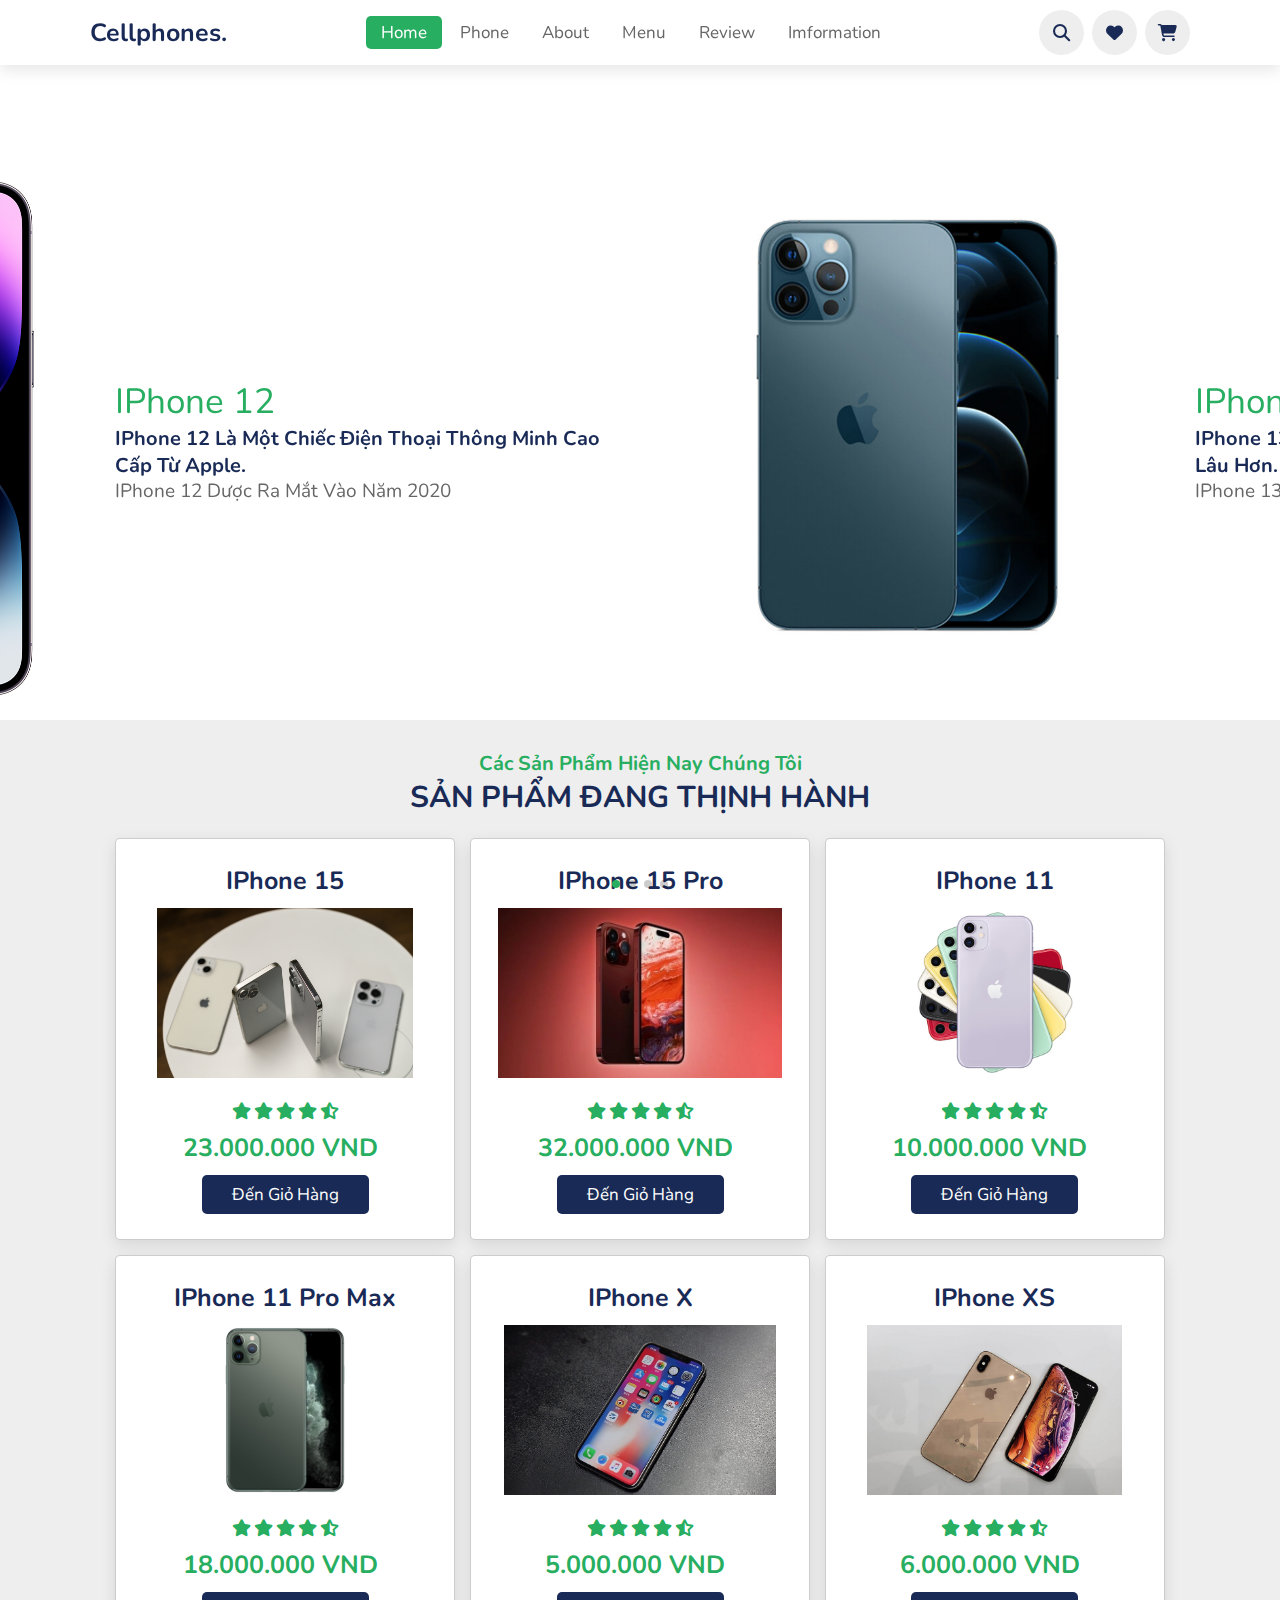
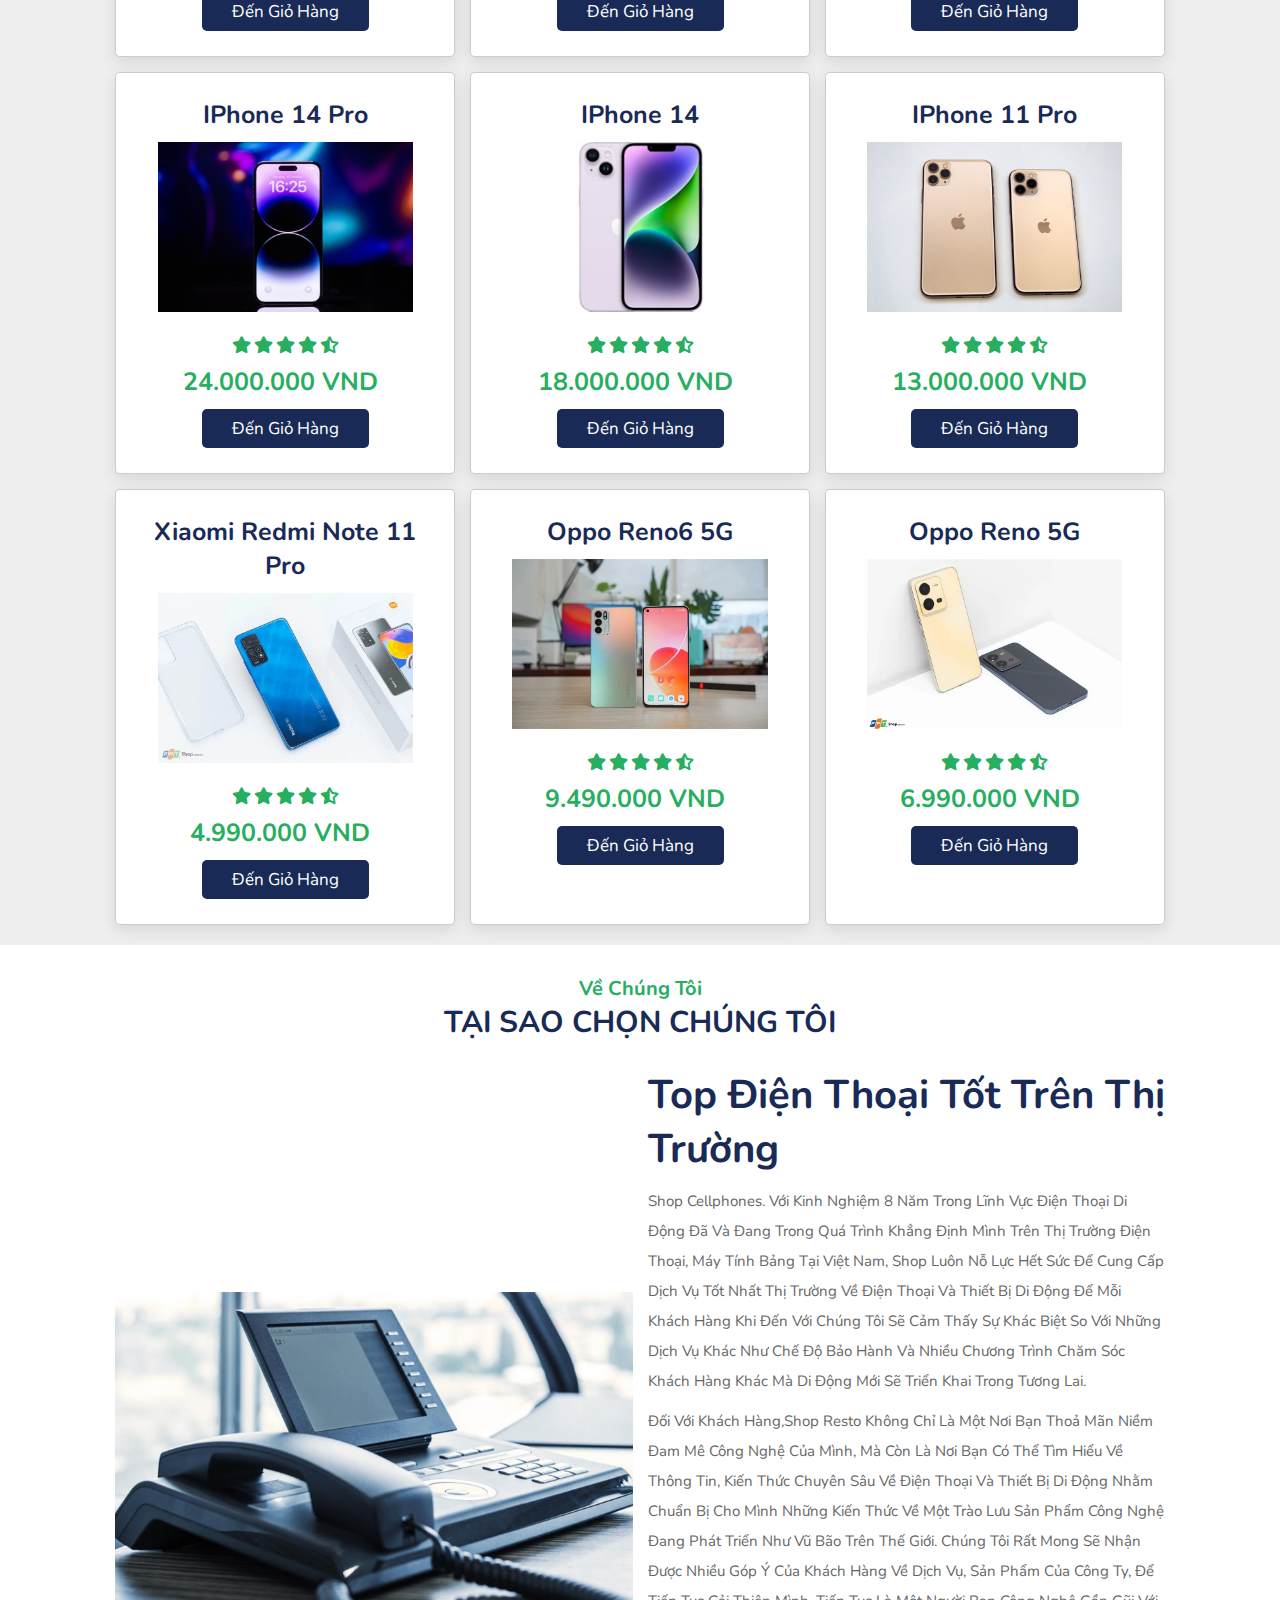
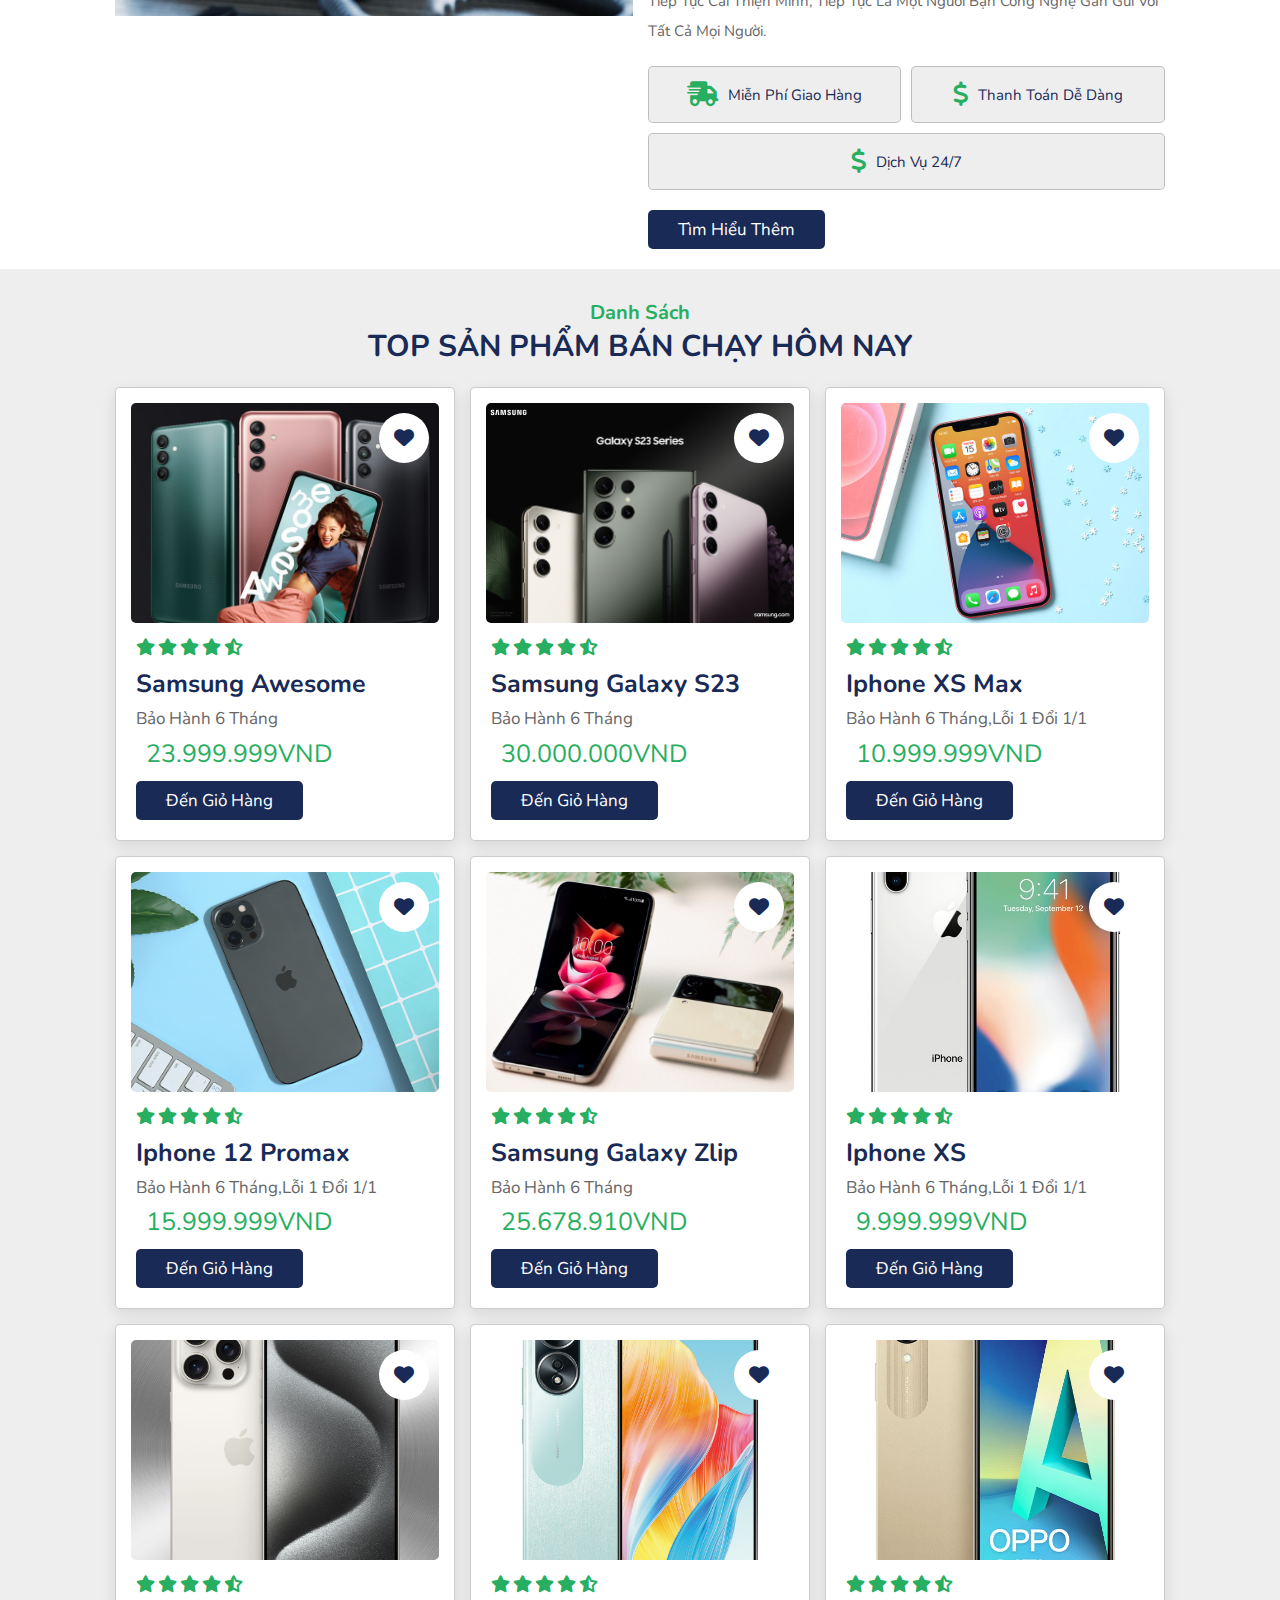
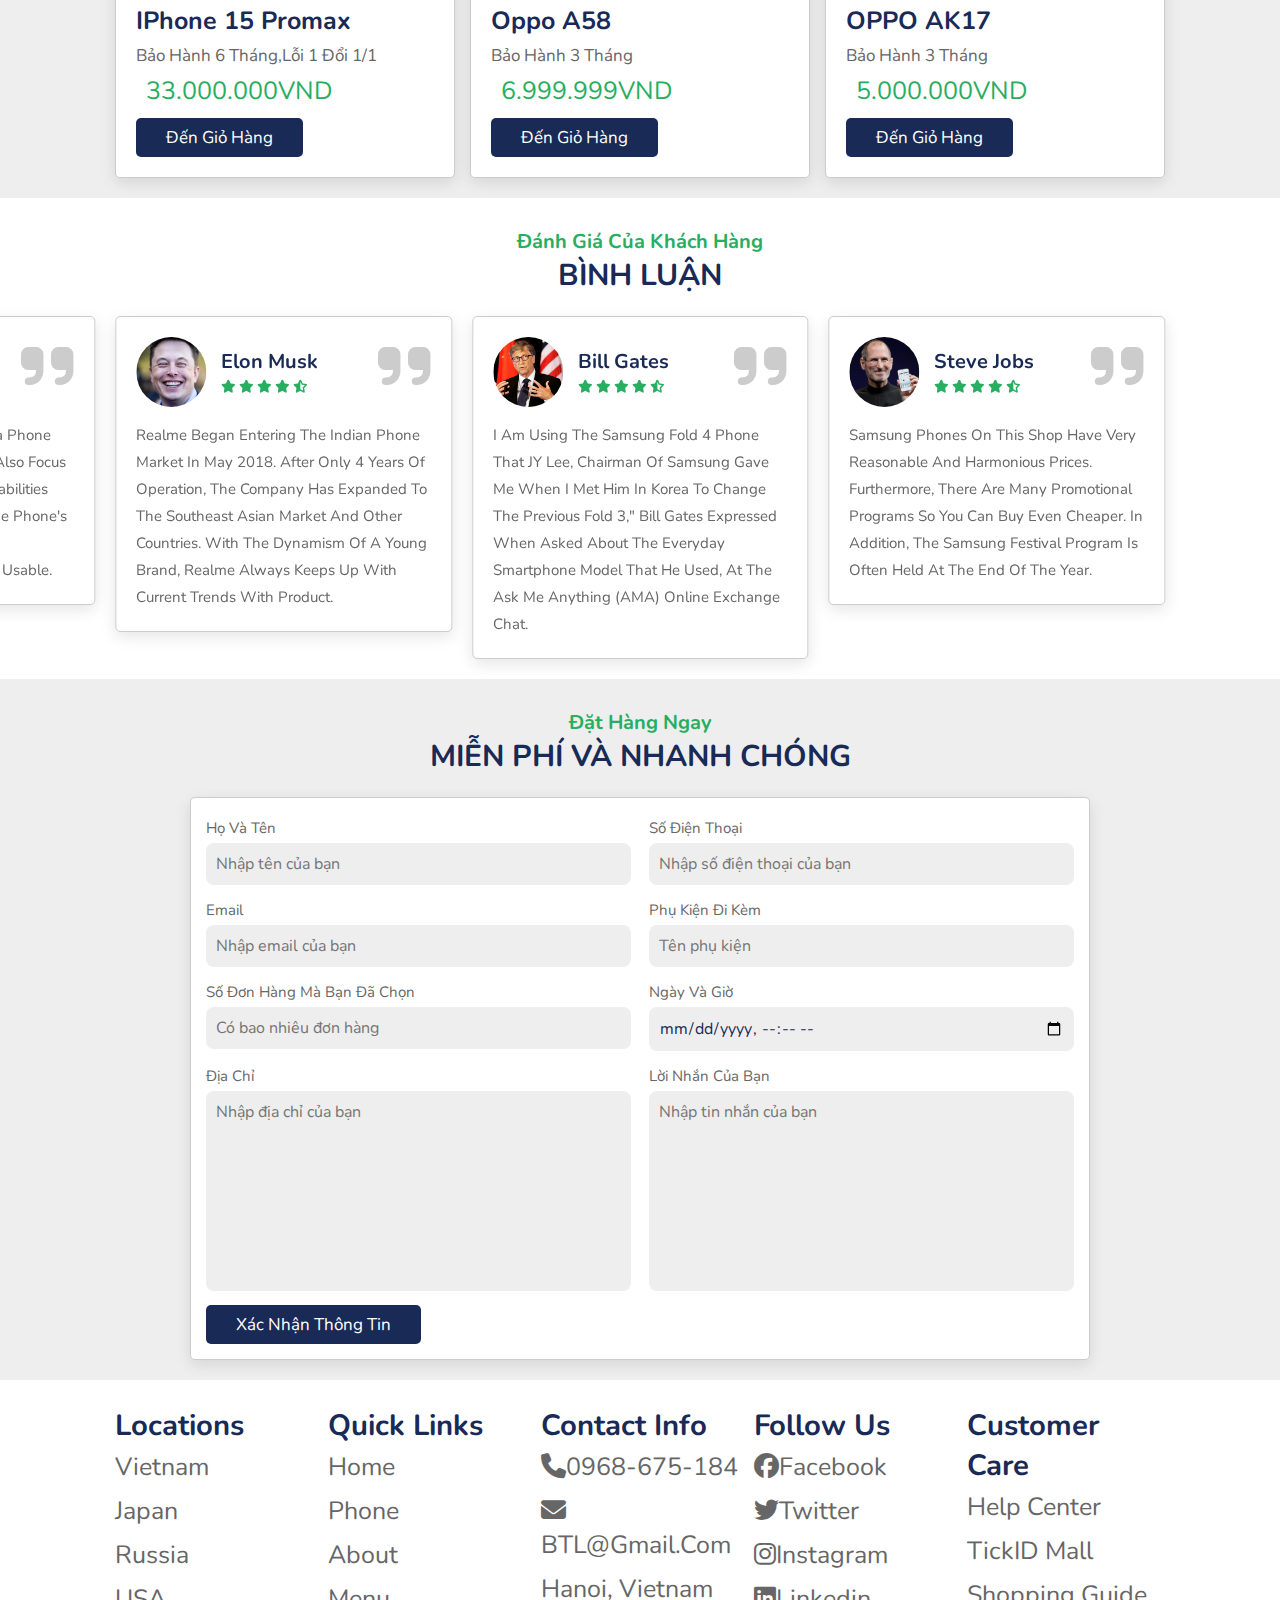
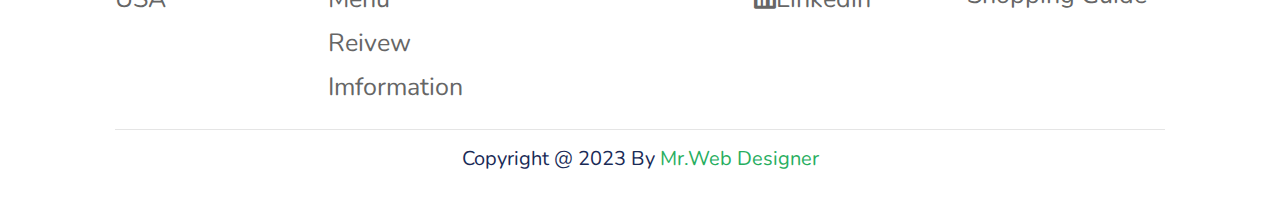
<file: baitaplon.html>
<!DOCTYPE html>
<html lang="en">
<head>
	<meta charset="UTF-8">
	<meta name="viewport" content="width=device-width, initial-scale=1.0">
	<meta data-n-head="ssr" name="description" content="Mua điện thoại thông minh giá rẻ, smartphone (Android/iOS) chính hãng iPhone, Samsung, Xiaomi, OPPO, Vivo,... - thu cũ lên đời, trả góp 0%, ưu đãi hấp dẫn.">

	<title>cellphones</title>
    <link
  rel="stylesheet"
  href="https://cdn.jsdelivr.net/npm/swiper@10/swiper-bundle.min.css"
/>
	<link rel="stylesheet" href="https://cdnjs.cloudflare.com/ajax/libs/font-awesome/6.4.2/css/all.min.css">

	<link rel="stylesheet" href="baitaplon.css">
</head>
<body>
	
	<header>
		<a href="#" class="logo"><i class="fas-fa-untensils"></i>cellphones.</a>

		<nav class="navbar">
			<a class="active" href="#home">home</a>
			<a href="#dishes">phone</a>
			<a href="#about">about</a> 
			<a href="#menu">menu</a>
			<a href="#review">review</a>
			<a href="#order">imformation</a>



		</nav>
 
		<div class="icons">
			<i class="fas fa-bars" id="menu-bars"></i>
			<a href="search.html" class="fas fa-search" id="search-icon"></a>
			<a href="#" class="fas fa-heart"></a>
			<a href="cart.html" href="#" class="fas fa-shopping-cart"></a>


		</div>

		 
	</header>

<form action="" id="search-form">
	<input type="search" placeholder="search here..." name="" id="search-box">
	<label for="search-box" class="fas fa-search"></label>
	<i class="fas fa-times" id="close"></i>
</form>








<section class="home" id="home">

    <div class="swiper-container home-slider">

        <div class="swiper-wrapper wrapper">

			<div class="swiper-slide slide">
				<div class="content">
					<span>iPhone 12</span>
					<h3>iPhone 12 là một chiếc điện thoại thông minh cao cấp từ Apple.</h3>
					<p>iPhone 12 dược ra mắt vào năm 2020</p>
					
                  
				
				</div>
				<div class="image">
					<img src="image1.jpg" alt="">
				</div>
			</div>

			<div class="swiper-slide slide">
				<div class="content">
					<span>iPhone 13</span>
					<h3>iPhone 13 là một chiếc điện thoại có thời lượng pin lâu hơn.</h3>
					<p>iPhone 13 được ra mắt vào năm 2021</p>
					
				</div>
				<div class="image">
					<img  src="image2.jpg" alt="">
				</div>
			</div>

			<div class="swiper-slide slide">
				<div class="content">
					<span>iPhone 14</span>
					<h3>iPhone 14 được ra mắt với nhiều tính năng nổi bật.</h3>
					<p>iPhone 14 được ra mắt vào năm 2022</p>
					
				</div>
				<div class="image">
					<img src="iphone14.jpg" alt="">
				</div>
			</div>

        </div>


		<div class="swiper-pagination"></div>

    </div>

</section>







<section class="dishes" id="dishes">

	<h3 class="sub-heading"> Các sản phẩm hiện nay chúng tôi </h3>
	<h1 class="heading"> Sản phẩm đang thịnh hành </h1>

	<div class="box-container">

		<div class="box">
			<a href="#" class="fas fa-heart"></a>
			<a href="#" class="fas fa-eye"></a>
			<h3>iPhone 15</h3>
			<img src="image4.jpg" alt="">

			<div class="stars">
				<i class="fas fa-star"></i>
				<i class="fas fa-star"></i>
				<i class="fas fa-star"></i>
				<i class="fas fa-star"></i>
				<i class="fas fa-star-half-alt"></i>
			</div>
			<span>23.000.000 VND</span>

			<a href="cart.html" href="#" class="btn"> Đến Giỏ Hàng </a>
		</div>

		<div class="box">
			<a href="#" class="fas fa-heart"></a>
			<a href="#" class="fas fa-eye"></a>
			<h3>iPhone 15 Pro</h3>
			<img src="image5.jpg" alt="">
			<div class="stars">
				<i class="fas fa-star"></i>
				<i class="fas fa-star"></i>
				<i class="fas fa-star"></i>
				<i class="fas fa-star"></i>
				<i class="fas fa-star-half-alt"></i>
			</div>
			<span>32.000.000 VND</span>
			
			<a href="cart.html" href="#" class="btn"> Đến Giỏ Hàng </a>
		</div>

		<div class="box">
			<a href="#" class="fas fa-heart"></a>
			<a href="#" class="fas fa-eye"></a>
			<h3>iPhone 11</h3>
			<img src="image6.jpg" alt="">
			<div class="stars">
				<i class="fas fa-star"></i>
				<i class="fas fa-star"></i>
				<i class="fas fa-star"></i>
				<i class="fas fa-star"></i>
				<i class="fas fa-star-half-alt"></i>
			</div>
			<span>10.000.000 VND</span>
		
			<a href="cart.html" href="#" class="btn"> Đến Giỏ Hàng </a>
		</div>

		<div class="box">
			<a href="#" class="fas fa-heart"></a>
			<a href="#" class="fas fa-eye"></a>
			<h3>iPhone 11 Pro max</h3>
			<img src="image7.jpg" alt="">
			<div class="stars">
				<i class="fas fa-star"></i>
				<i class="fas fa-star"></i>
				<i class="fas fa-star"></i>
				<i class="fas fa-star"></i>
				<i class="fas fa-star-half-alt"></i>
			</div>
			<span>18.000.000 VND</span>

			<a href="cart.html" href="#" class="btn"> Đến Giỏ Hàng </a>
		</div>

		<div class="box">
			<a href="#" class="fas fa-heart"></a>
			<a href="#" class="fas fa-eye"></a>
			<h3>iPhone X</h3>
			<img src="image8.jpg" alt="">

			<div class="stars">
				<i class="fas fa-star"></i>
				<i class="fas fa-star"></i>
				<i class="fas fa-star"></i>
				<i class="fas fa-star"></i>
				<i class="fas fa-star-half-alt"></i>
			</div>
			<span>5.000.000 VND</span>

			<a href="cart.html" href="#" class="btn"> Đến Giỏ Hàng </a>
		</div>

		<div class="box">
			<a href="#" class="fas fa-heart"></a>
			<a href="#" class="fas fa-eye"></a>
			<h3>iPhone XS</h3>
			<img src="image9.jpg" alt="">

			<div class="stars">
				<i class="fas fa-star"></i>
				<i class="fas fa-star"></i>
				<i class="fas fa-star"></i>
				<i class="fas fa-star"></i>
				<i class="fas fa-star-half-alt"></i>
			</div>
			<span>6.000.000 VND</span>

			<a href="cart.html" href="#" class="btn"> Đến Giỏ Hàng </a>
		</div>

		<div class="box">
			<a href="#" class="fas fa-heart"></a>
			<a href="#" class="fas fa-eye"></a>
			<h3>iPhone 14 Pro</h3>
			<img src="image10.jpg" alt="">

			<div class="stars">
				<i class="fas fa-star"></i>
				<i class="fas fa-star"></i>
				<i class="fas fa-star"></i>
				<i class="fas fa-star"></i>
				<i class="fas fa-star-half-alt"></i>
			</div>
			<span>24.000.000 VND</span>

			<a href="cart.html" href="#" class="btn"> Đến Giỏ Hàng </a>
		</div>

		<div class="box">
			<a href="#" class="fas fa-heart"></a>
			<a href="#" class="fas fa-eye"></a>
			<h3>iPhone 14</h3>
			<img src="image11.jpg" alt="">

			<div class="stars">
				<i class="fas fa-star"></i>
				<i class="fas fa-star"></i>
				<i class="fas fa-star"></i>
				<i class="fas fa-star"></i>
				<i class="fas fa-star-half-alt"></i>
			</div>
			<span>18.000.000 VND</span>

			<a href="cart.html" href="#" class="btn"> Đến Giỏ Hàng </a>
		</div>

		<div class="box">
			<a href="#" class="fas fa-heart"></a>
			<a href="#" class="fas fa-eye"></a>
			<h3>iPhone 11 Pro</h3>
			<img src="image12.jpg" alt="">

			<div class="stars">
				<i class="fas fa-star"></i>
				<i class="fas fa-star"></i>
				<i class="fas fa-star"></i>
				<i class="fas fa-star"></i>
				<i class="fas fa-star-half-alt"></i>
			</div>
			<span>13.000.000 VND</span>

			<a href="cart.html" href="#" class="btn"> Đến Giỏ Hàng </a>
		</div>

		<div class="box">
			<a href="#" class="fas fa-heart"></a>
			<a href="#" class="fas fa-eye"></a>
			<h3>Xiaomi Redmi Note 11 Pro</h3>
			<img src="image13.jpg" alt="">

			<div class="stars">
				<i class="fas fa-star"></i>
				<i class="fas fa-star"></i>
				<i class="fas fa-star"></i>
				<i class="fas fa-star"></i>
				<i class="fas fa-star-half-alt"></i>
			</div>
			<span>4.990.000 VND</span>

			<a href="cart.html" href="#" class="btn"> Đến Giỏ Hàng </a>
		</div>

		<div class="box">
			<a href="#" class="fas fa-heart"></a>
			<a href="#" class="fas fa-eye"></a>
			<h3>Oppo Reno6 5G</h3>
			<img src="image14.jpg" alt="">

			<div class="stars">
				<i class="fas fa-star"></i>
				<i class="fas fa-star"></i>
				<i class="fas fa-star"></i>
				<i class="fas fa-star"></i>
				<i class="fas fa-star-half-alt"></i>
			</div>
			<span>9.490.000 VND</span>

			<a href="cart.html" href="#" class="btn"> Đến Giỏ Hàng </a>
		</div>

		<div class="box">
			<a href="#" class="fas fa-heart"></a>
			<a href="#" class="fas fa-eye"></a>
			<h3>Oppo Reno 5G</h3>
			<img src="image15.jpg" alt="">

			<div class="stars">
				<i class="fas fa-star"></i>
				<i class="fas fa-star"></i>
				<i class="fas fa-star"></i>
				<i class="fas fa-star"></i>
				<i class="fas fa-star-half-alt"></i>
			</div>
			<span>6.990.000 VND</span>

			<a href="cart.html" href="#" class="btn"> Đến Giỏ Hàng </a>
		</div>

	</div>
</section>

<section class="about" id="about">

    <h3 class="sub-heading"> Về chúng tôi </h3>
	<h1 class="heading"> Tại sao chọn chúng tôi </h1>

    <div class="row">

        <div class="image">
            <img src="pa.jpg" alt="">
        </div>

        <div class="content">
            <h3>Top điện thoại tốt trên thị trường</h3>
            <p>
                Shop cellphones. với kinh nghiệm 8 năm trong lĩnh vực điện thoại di động đã và đang trong quá trình khẳng định mình trên thị trường điện thoại, máy tính bảng tại Việt Nam, Shop luôn nỗ lực hết sức để cung cấp dịch vụ tốt nhất thị trường về điện thoại và thiết bị di động để mỗi khách hàng khi đến với chúng tôi sẽ cảm thấy sự khác biệt so với những dịch vụ khác như chế độ bảo hành và nhiều chương trình chăm sóc khách hàng khác mà di động mới sẽ triển khai trong tương lai.
            </p>
            <p>
                Đối với khách hàng,Shop Resto không chỉ là một nơi bạn thoả mãn niềm đam mê công nghệ của mình, mà còn là nơi bạn có thể tìm hiểu về thông tin, kiến thức chuyên sâu về điện thoại và thiết bị di động nhằm chuẩn bị cho mình những kiến thức về một trào lưu sản phẩm công nghệ đang phát triển như vũ bão trên thế giới. Chúng tôi rất mong sẽ nhận được nhiều góp ý của khách hàng về dịch vụ, sản phẩm của công ty, để tiếp tục cải thiện mình, tiếp tục là một người bạn công nghệ gần gũi với tất cả mọi người.
            </p>
            <div class="icons-container">
                <div class="icons">
                    <i class="fas fa-shipping-fast"></i>
                    <span>Miễn Phí Giao Hàng</span>
                </div>
                <div class="icons">
                    <i class="fas fa-dollar-sign"></i>
                    <span>Thanh Toán Dễ Dàng</span>
                </div>
                <div class="icons">
                    <i class="fas fa-dollar-sign"></i>
                    <span>Dịch Vụ 24/7</span>
                </div>
            </div>
            <a href="https://cellphones.com.vn/sforum/tag/dien-thoai" href="#" class="btn">Tìm Hiểu Thêm</a>
        </div>
    </div>
</section>

<section class="menu" id="menu">

    <h3 class="sub-heading">Danh sách </h3>
	<h1 class="heading">Top sản phẩm bán chạy hôm nay</h1>
    
    <div class="box-container">

        <div class="box">
            <div class="image">
                    <img src="samsung2.jpg" alt="">
					<a href="#" class="fas fa-heart"></a>
			</div>
                <div class="content">
                     <div class="stars">
                        <i class="fas fa-star"></i>
                        <i class="fas fa-star"></i>
                        <i class="fas fa-star"></i>
                        <i class="fas fa-star"></i>
                        <i class="fas fa-star-half-alt"></i>
                    </div>
	    <h3>Samsung Awesome</h3>
	    <p>Bảo Hành 6 Tháng</p>
	    <span class="price">23.999.999VND</span>
	    <a href="cart.html" href="#" class="btn"> Đến Giỏ Hàng </a>
                </div>
             </div>

		<div class="box">
		 <div class="image">
				<img src="samsung.jpg" alt="">
				<a href="#" class="fas fa-heart"></a>
			</div>
				<div class="content">
					<div class="stars">
						<i class="fas fa-star"></i>
						<i class="fas fa-star"></i>
						<i class="fas fa-star"></i>
						<i class="fas fa-star"></i>
						<i class="fas fa-star-half-alt"></i>
			        </div>
	        <h3>Samsung Galaxy S23</h3>
			<p>Bảo Hành 6 Tháng</p>						
			<span class="price">30.000.000VND</span>
			<a href="cart.html" href="#" class="btn"> Đến Giỏ Hàng </a>
				</div>
			</div>

		<div class="box">
		 <div class="image">
				<img src="ip1.jpg" alt="">
				<a href="#" class="fas fa-heart"></a>
			</div>
				<div class="content">
					<div class="stars">
						<i class="fas fa-star"></i>
						<i class="fas fa-star"></i>
						<i class="fas fa-star"></i>
						<i class="fas fa-star"></i>
						<i class="fas fa-star-half-alt"></i>
					</div>
			<h3>Iphone XS Max</h3>
			<p>Bảo Hành 6 Tháng,Lỗi 1 Đổi 1/1</p>								
			<span class="price">10.999.999VND</span>
			<a href="cart.html" href="#" class="btn"> Đến Giỏ Hàng </a>
				</div>
			</div>

		<div class="box">
			<div class="image">
				<img src="ip2.jpg" alt="">
				<a href="#" class="fas fa-heart"></a>
			</div>
		        <div class="content">
		        <div class="stars">
						<i class="fas fa-star"></i>
						<i class="fas fa-star"></i>
						<i class="fas fa-star"></i>
						<i class="fas fa-star"></i>
						<i class="fas fa-star-half-alt"></i>
		        </div>
			<h3>Iphone 12 Promax</h3>
			<p>Bảo Hành 6 Tháng,Lỗi 1 Đổi 1/1</p>
			<span class="price">15.999.999VND</span>
			<a href="cart.html" href="#" class="btn"> Đến Giỏ Hàng </a>
			</div>
		</div>

		<div class="box">
            <div class="image">
				<img src="samsung3.jpg" alt="">
				<a href="#" class="fas fa-heart"></a>
			</div>
				<div class="content">
					<div class="stars">
						<i class="fas fa-star"></i>
						<i class="fas fa-star"></i>
						<i class="fas fa-star"></i>
						<i class="fas fa-star"></i>
						<i class="fas fa-star-half-alt"></i>
					</div>
			<h3>Samsung Galaxy Zlip</h3>
			<p>Bảo Hành 6 Tháng</p>													
			<span class="price">25.678.910VND</span>
			<a href="cart.html" href="#" class="btn"> Đến Giỏ Hàng </a>
			</div>
		</div>

		<div class="box">
			<div class="image">
					<img src="ip4.jpg" alt="">
					<a href="#" class="fas fa-heart"></a>
			</div>
				<div class="content">
				<div class="stars">
						<i class="fas fa-star"></i>
						<i class="fas fa-star"></i>
						<i class="fas fa-star"></i>
						<i class="fas fa-star"></i>
						<i class="fas fa-star-half-alt"></i>
				</div>
			<h3>Iphone XS</h3>
			<p>Bảo Hành 6 Tháng,Lỗi 1 Đổi 1/1</p>
			<span class="price">9.999.999VND</span>
			<a href="cart.html" href="#" class="btn"> Đến Giỏ Hàng </a>
			</div>
		</div>

		<div class="box">
            <div class="image">
				<img src="ip5.jpg" alt="">
				<a href="#" class="fas fa-heart"></a>
			</div>
				<div class="content">
					<div class="stars">
						<i class="fas fa-star"></i>
						<i class="fas fa-star"></i>
						<i class="fas fa-star"></i>
						<i class="fas fa-star"></i>
						<i class="fas fa-star-half-alt"></i>
					</div>
				<h3>iPhone 15 Promax</h3>
				<p>Bảo Hành 6 Tháng,Lỗi 1 Đổi 1/1</p>
				<span class="price">33.000.000VND</span>
				<a href="cart.html" href="#" class="btn"> Đến Giỏ Hàng </a>
				</div>
			</div>

		<div class="box">
             <div class="image">
					<img src="oppo.jpg" alt="">
					<a href="#" class="fas fa-heart"></a>
			 </div>
				<div class="content">
				<div class="stars">
					<i class="fas fa-star"></i>
					<i class="fas fa-star"></i>
					<i class="fas fa-star"></i>
					<i class="fas fa-star"></i>
					<i class="fas fa-star-half-alt"></i>
				</div>
			<h3>Oppo A58</h3>
			<p>Bảo Hành 3 Tháng</p>
			<span class="price">6.999.999VND</span>
			<a href="cart.html" href="#" class="btn"> Đến Giỏ Hàng </a>
			    </div>
			</div>

		<div class="box">
			<div class="image">
					<img src="opp1.jpg" alt="">
					<a href="#" class="fas fa-heart"></a>
			</div>
				<div class="content">
					<div class="stars">
							<i class="fas fa-star"></i>
							<i class="fas fa-star"></i>
							<i class="fas fa-star"></i>
							<i class="fas fa-star"></i>
							<i class="fas fa-star-half-alt"></i>
					</div>
				<h3>OPPO AK17</h3>
				<p>Bảo Hành 3 Tháng</p>
				<span class="price">5.000.000VND</span>
				<a href="cart.html" href="#" class="btn"> Đến Giỏ Hàng </a>
				</div>
			</div>
	</div>
</section>



<section class="review" id="review">

    <h3 class="sub-heading"> Đánh Giá Của Khách Hàng </h3>
	<h1 class="heading">Bình Luận</h1> 
    
    <div class=" swiper-container review-slider">

        <div class="swiper-wrapper">

            <div class="swiper-slide slide">
                <i class="fas fa-quote-right"></i>
                <div class="user">
                    <img src="bill.jpg" alt="">
                    <div class="user-info">
                        <h3>Bill Gates</h3>
                        <div class="stars">
                            <i class="fas fa-star"></i>
                            <i class="fas fa-star"></i>
                            <i class="fas fa-star"></i>
                            <i class="fas fa-star"></i>
                            <i class="fas fa-star-half-alt"></i>
                        </div>
                    </div>
                </div>
                <p>I am using the Samsung Fold 4 phone that JY Lee, Chairman of Samsung gave me when I met him in Korea to change the previous Fold 3," Bill Gates expressed when asked about the everyday smartphone model that he used, at the Ask Me Anything (AMA) online exchange chat.</p>
            </div>
            <div class="swiper-slide slide">
                <i class="fas fa-quote-right"></i>
                <div class="user">
                    <img src="steve.jpg" alt="">
                    <div class="user-info">
                        <h3>Steve Jobs</h3>
                        <div class="stars">
                            <i class="fas fa-star"></i>
                            <i class="fas fa-star"></i>
                            <i class="fas fa-star"></i>
                            <i class="fas fa-star"></i>
                            <i class="fas fa-star-half-alt"></i>
                        </div>
                    </div>
                </div>
                <p>Samsung phones on this shop have very reasonable and harmonious prices. Furthermore, there are many promotional programs so you can buy even cheaper. In addition, the Samsung festival program is often held at the end of the year.</p>
            </div>
            <div class="swiper-slide slide">
                <i class="fas fa-quote-right"></i>
                <div class="user">
                    <img src="lee.jpg" alt="">
                    <div class="user-info">
                        <h3>Lee Jae-yong</h3>
                        <div class="stars">
                            <i class="fas fa-star"></i>
                            <i class="fas fa-star"></i>
                            <i class="fas fa-star"></i>
                            <i class="fas fa-star"></i>
                            <i class="fas fa-star-half-alt"></i>
                        </div>
                    </div>
                </div>
                <p>Samsung is known as a camera phone brand name. Samsung phones also focus more on improving camera capabilities than hardware performance. The phone's design style is beautiful, but its performance is only moderately usable.</p>
            </div>
            <div class="swiper-slide slide">
                <i class="fas fa-quote-right"></i>
                <div class="user">
                    <img src="elon.webp.crdownload" alt="">
                    <div class="user-info">
                        <h3>Elon Musk</h3>
                        <div class="stars">
                            <i class="fas fa-star"></i>
                            <i class="fas fa-star"></i>
                            <i class="fas fa-star"></i>
                            <i class="fas fa-star"></i>
                            <i class="fas fa-star-half-alt"></i>
                        </div>
                    </div>
                </div>
                <p>Realme began entering the Indian phone market in May 2018. After only 4 years of operation, the company has expanded to the Southeast Asian market and other countries. With the dynamism of a young brand, Realme always keeps up with current trends with product.</p>
            </div>
        </div>
    </div>
</section>




<section class="order" id="order">

	<h3 class="sub-heading"> Đặt hàng ngay </h3>
	<h1 class="heading"> Miễn phí và nhanh chóng</h1> 

	<form action="" id="comfirm">

		<div class="inputBox">
			<div class="input">
				<span>Họ và tên</span>
				<input type="text" placeholder="Nhập tên của bạn" id="name">
			</div>
			<div class="input">
				<span>Số điện thoại</span>
				<input type="text" placeholder="Nhập số điện thoại của bạn" id="phone">
			</div>
		</div>
		<div class="inputBox">
			<div class="input">
				<span>Email</span>
				<input type="text" placeholder="Nhập email của bạn" id="email">
			</div>
			<div class="input">
				<span>Phụ kiện đi kèm</span>
				<input type="number" placeholder="Tên phụ kiện" >
			</div>
		</div>
		<div class="inputBox">
			<div class="input">
				<span>Số đơn hàng mà bạn đã chọn</span>
				<input type="number" placeholder="Có bao nhiêu đơn hàng">
			</div>
			<div class="input">
				<span>Ngày và giờ</span>
				<input type="datetime-local">
			</div>
		</div>
		<div class="inputBox">
			<div class="input">
				<span>Địa chỉ</span>
				<textarea name="" placeholder="Nhập địa chỉ của bạn" id="address" cols="30" rows="10"></textarea>
			</div>
			<div class="input">
				<span>Lời nhắn của bạn</span>
				<textarea name="" placeholder="Nhập tin nhắn của bạn" id="" cols="30" rows="10"></textarea>
			</div>
		</div>

		<input type="submit" value="Xác nhận thông tin" class="btn" >
	</form>

</section>






<section class="footer">
	<div class="box-container">
		<div class="box">
			<h3>locations</h3>
			<a href="#">Vietnam</a>
			<a href="#">japan</a>
			<a href="#">russia</a>
			<a href="#">USA</a>
		</div>

		<div class="box">
			<h3>quick links</h3>
			<a href="#home">home</a>
			<a href="#dishes">phone</a>
			<a href="#about">about</a>
			<a href="#menu">menu</a>
			<a href="#review">reivew</a>
			<a href="#order">imformation</a>
		</div>

		<div class="box">
			<h3>contact info</h3>
			<a href="#"><i class="fa-solid fa-phone"></i>0968-675-184</a>
			<a href="#"><i class="fa-solid fa-envelope"></i>BTL@gmail.com</a>
			<a href="#">hanoi, vietnam</a>
		</div>

		<div class="box">
			<h3>follow us</h3>
			<a href="https://www.facebook.com/profile.php?id=100026617630236" href="#"><i class="fa-brands fa-facebook"></i>facebook</a>
			<a href="#"><i class="fa-brands fa-twitter"></i>twitter</a>
			<a href="https://www.instagram.com/nsv_174/?fbclid=IwAR35o78QvkLwBWrPM9F3beRnlu9bAIPSb55E5gh1W2U5UrEvzvTpWI8q4HQ" href="#"><i class="fa-brands fa-instagram"></i>instagram</a>
			<a href="#"><i class="fa-brands fa-linkedin"></i>linkedin</a>
		</div>

		<div class="box">
			<h3>Customer Care</h3>
			<a href="#">Help Center</a>
			<a href="#">TickID Mall</a>
			<a href="#">Shopping Guide</a>
		</div>
	</div>

	<div class="credit"> copyright @ 2023 by <span> mr.web designer</span></div>
</section>


























<script src="https://unpkg.com/swiper/swiper-bundle.min.js"></script>



	<script src="baitaplon.js"></script>
</body>
</html>
</file>
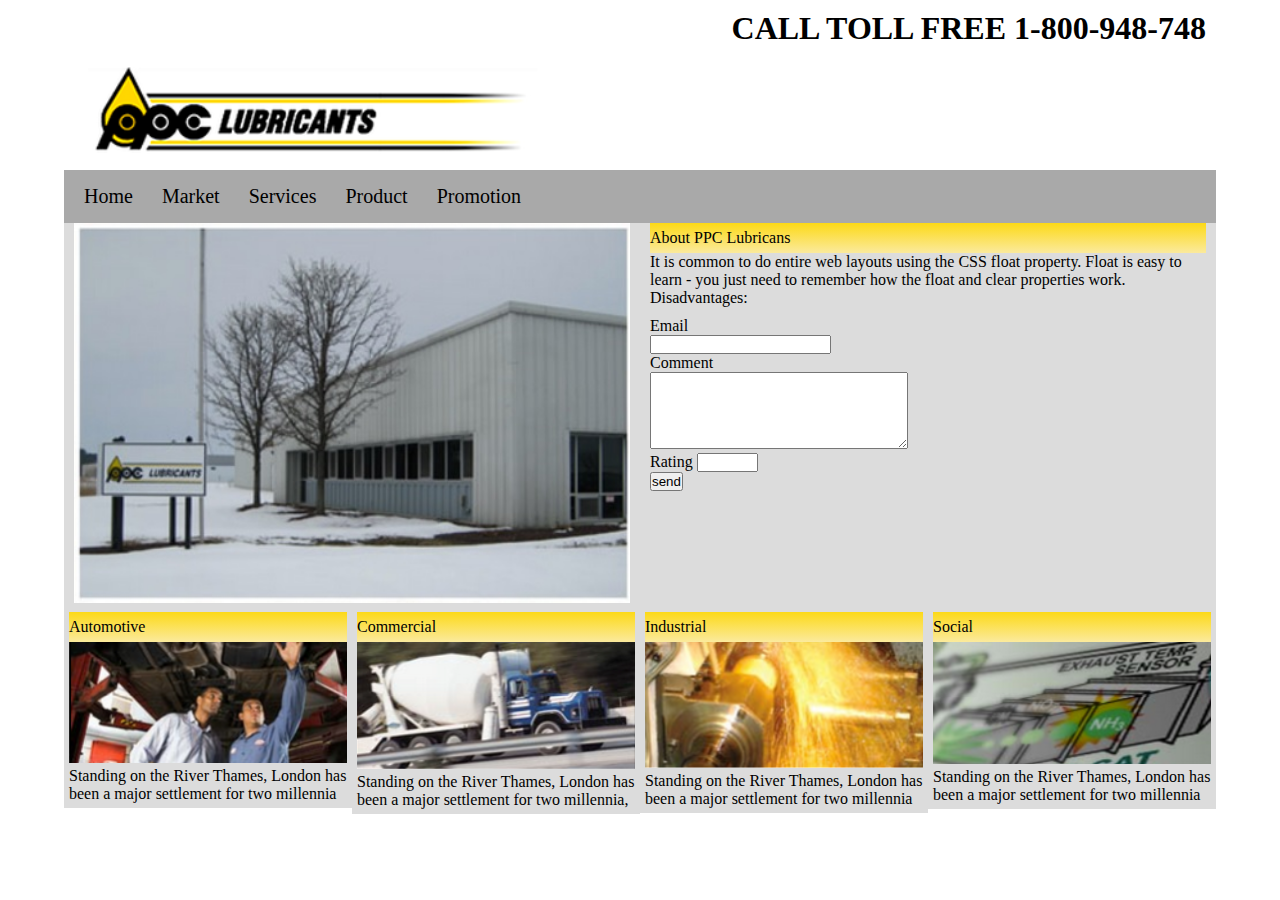
<file: kiemtra.html>
<!DOCTYPE HTML>
<html>
<head>
	<title>Mobilestore</title>
	<link rel="stylesheet" type="text/css" href="kiemtra.css">
</head>
<body>
    <h1>CALL TOLL FREE 1-800-948-748</h1>
    <img class="logo" src="logo.jpg" alt="">

    <ul class="heder">
        <li><a href="">Home</a></li>
        <li><a href="">Market</a></li>
        <li><a href="">Services</a></li>
        <li><a href="">Product</a></li>
        <li><a href="">Promotion</a></li>
    </ul>

	<div class="wrapper">
		<!-- begin header -->
		
		<!-- end header -->
		<section class="main">
			<div class="hotnews">
				<div class="imgnews col-s-6 col-6">
					<img src="hotnews.jpg" alt="hotnews">
				</div>
				<div class="textnews col-s-6 col-6">
					<div class="title">
						About PPC Lubricans
					</div>
					<div class="content">
						It is common to do entire web layouts using the CSS float property. Float is easy to learn - you just need to remember how the float and clear properties work. Disadvantages: 
					</div>
					<div class="frmcomment">
					<form action="">
		              <label for="email">Email</label> <br>
		              <input type="text" name="email" id="email"> <br>
		              <label for="com">Comment</label> <br>
		              <textarea name="com" id="com" cols="30" rows="5"></textarea> <br>
		              <label for="rate">Rating</label>
		              <input type="text" name="rate" id="rate" size="5"> <br>
		              <input type="submit" value="send" name="submit" id="submit">
		            </form>	

				</div>
				</div>
			</div>
			<div class="news">
				<div class="item col-s-3 col-3">
					<div class="title">Automotive</div>
					<div class="content">
						<div class="forimg">
							<img src="news_1.jpg" alt="news">
						</div>
						<div class="forcontent">
							Standing on the River Thames, London has been a major settlement for two millennia
						</div>
					</div>
				</div>
				<div class="item col-s-3 col-3">
					<div class="title">Commercial</div>
					<div class="content">
						<div class="forimg">
							<img src="news_2.jpg" alt="news">
						</div>
						<div class="forcontent">
							Standing on the River Thames, London has been a major settlement for two millennia, 
						</div>
					</div>
				</div>
				<div class="item col-s-3 col-3">
					<div class="title">Industrial</div>
					<div class="content">
						<div class="forimg">
							<img src="new_3.jpg" alt="news">
						</div>
						<div class="forcontent">
							Standing on the River Thames, London has been a major settlement for two millennia
						</div>
					</div>
				</div>
				<div class="item col-s-3 col-3">
					<div class="title">Social</div>
					<div class="content">
						<div class="forimg">
							<img src="new_4.jpg" alt="news">
						</div>
						<div class="forcontent">
							Standing on the River Thames, London has been a major settlement for two millennia
						</div>
					</div>
				</div>
			</div>
		</section>
	</div>
	
</body>
</html>
</file>
<file: baitaplon.css>
@import url('https://fonts.googleapis.com/css2?family=Nunito:wght@200;700&display=swap');

:root{
    --green:#27ae60;
    --black:#192a56;
    --light-color:#666;
    --box-shadow:0 .5rem 1.5rem rgb(0,0,0,.1);
}

*{
    font-family: 'Nunito', sans-serif;
    margin: 0;padding: 0;
    box-sizing: border-box;
    text-decoration: none;
    outline: none; border: none;
    text-transform: capitalize;
    transition: all .2s linear;
}

html{
    font-size: 62.5%;
    overflow-x: hidden;
    scroll-padding-top: 5.5rem;
    scroll-behavior: smooth;
}
section{
    padding: 2rem 9%;
}

section:nth-child(even){
    background:  #eee;
}

.sub-heading{
    text-align: center;
    color: var(--green);
    font-size: 2rem;
    padding-top: 1rem;
}

.heading{
    text-align: center;
    color: var(--black);
    font-size: 3rem;
    padding-bottom: 2rem;
    text-transform: uppercase;
}

.btn{
    margin-top: 1rem;
    display: inline-block;
    font-size: 1.7rem;
    color: #fff;
    background: var(--black);
    border-radius: .5rem;
    cursor: pointer;
    padding: .8rem 3rem;
}

.btn:hover{
    background: var(--green);
    letter-spacing: .1rem;
}

header{
    position: fixed;
    top: o; left: 0; right: 0;
    background: #fff;
    padding: 1rem 7%;
    display: flex;
    align-items: center;
    justify-content: space-between;
    z-index: 1000;
    box-shadow: var(--box-shadow);
}

header .logo{
    color: var(--black);
    font-size: 2.5rem;
    font-weight: bolder;
}

header .logo i{
    color: var(--green);
}

header .navbar a{
    font-size: 1.7rem;
    border-radius: .5rem;
    padding: .5rem 1.5rem;
    color: var(--light-color);
}
header .navbar a.active,
header .navbar a:hover{
    color: #fff;
    background: var(--green);
}

header .icons i,
header .icons a{
    cursor: pointer;
    margin-left: .5rem;
    height: 4.5rem;
    line-height: 4.5rem;
    width: 4.5rem;
    text-align: center;
    font-size: 1.7rem;
    color: var(--black);
    border-radius: 50%;
    background: #eee;
}

header .icons i:hover,
header .icons a:hover{
    color: #fff;
    background: var(--green);
    transform: rotate(360deg);
}

header .icons #menu-bars{
    display: none;
}



#search-form.active{
    top: 0;
}

#search-form #search-box{
    width: 50rem;
    border-bottom: 1rem solid #fff;
    padding: 1rem 0;
    color: #fff;
    font-size: 3rem;
    text-transform: none;
    background: none;
}

#search-form #search-box::placeholder{
    color:#eee;
}

#search-form #search-box::-webkit-search-cancel-button{
    -webkit-appearance:none;
}

#search-form label{
    color: #fff;
    cursor:pointer ;
    font-size: 3rem;
}

#search-form label:hover{
    color: var(--green);
}

#search-form #close{
    position: absolute;
    color: #fff;
    cursor: pointer;
    top: 2rem;right: 3rem;
    font-size: 5rem;
}


.home .home-slider .slide{
    display: flex;
    align-items: center;
    flex-wrap: wrap;
    gap: 2rem;
    padding-top: 9rem;
}

.home .home-slider .slide .content{
    flex:1 1 45rem ;
}

.home .home-slider .slide .image{
    flex:1 1 45rem ;
}

.home .home-slider .slide .image img{
    width: 100%;
}

.home .home-slider .slide .content span{
    color:var(--green);
    font-size: 3.5rem;
}

.home .home-slider .slide .content h3{
    color:var(--black);
    font-size: 2rem;
}

.home .home-slider .slide .content p{
    color:var(--light-color);
    font-size: 1.9rem;
    padding: .5rem 0;
    line-height: 1.5rem;
}

.swiper-pagination-bullet-active{
    background: var(--green);
}

.dishes .box-container{
    display: grid;
    grid-template-columns: repeat(auto-fit, minmax(30rem, 1fr));
    gap: 1.5rem;

}
.dishes .box-container .box{
    padding: 2.5rem;
    background: #fff;
    border-radius: .5rem;
    border: .1rem solid rgba(0,0,0,.2);
    box-shadow: var(--box-shadow);
    position: relative;
    overflow: hidden;
    text-align: center;
}


.dishes .box-container .box .fa-heart,
.dishes .box-container .box .fa-eye{
    position: absolute;
    top: 1.5rem;
    background: #eee;
    border-radius: 50%;
    height: 5rem;
    width: 5rem;
    line-height: 5rem;
    font-size: 2rem;
    color: var(--black);
}

.dishes .box-container .box .fa-heart:hover,
.dishes .box-container .box .fa-eye:hover{
    background: var(--green);
    color: #fff;
}

.dishes .box-container .box .fa-heart{
    right:-15rem;
}

.dishes .box-container .box .fa-eye{
    left:-15rem;
}

.dishes .box-container .box:hover .fa-heart{
    right:1.5rem;
}

.dishes .box-container .box:hover .fa-eye{
    left:1.5rem;
}
.dishes .box-container .box img{
    height: 17rem;
    margin: 1rem 0;
}

.dishes .box-container .box h3{
    color: var(--black);
    font-size: 2.5rem;
}

.dishes .box-container .box .stars{
    padding: 1rem 0;
}

.dishes .box-container .box .stars i{
    font-size: 1.7rem;
    color: var(--green);
}

.dishes .box-container .box span{
    color: var(--green);
    font-weight: bolder;
    margin-right: 1rem;
    font-size: 2.5rem;
}

.about .row{
    display: flex;
    flex-wrap: wrap;
    gap: 1.5rem;
    align-items: center;
}

.about .row .image{
    flex:1 1 45rem;
}

.about .row .image img{
    width: 100%;
}

.about .row .content{
    flex:1 1 45rem;
}

.about .row .content h3{
    color: var(--black);
    font-size: 4rem;
    padding:.5rem 0;
}

.about .row .content p{
    color: var(--light-color);
    font-size: 1.5rem;
    padding:.5rem 0;
    line-height: 2;
}

.about .row .content .icons-container{
    display: flex;
    gap: 1rem;
    flex-wrap: wrap;
    padding: 1rem 0;
    margin-top: .5rem;
}

.about .row .content .icons-container .icons{
    background: #eee;
    border-radius: .5rem;
    border: .1rem solid rgba(0,0,0,.2);
    display: flex;
    align-items: center;
    justify-content: center;
    gap: 1rem;
    flex: 1 1 17rem;
    padding: 1.5rem 1rem;
}

.about .row .content .icons-container .icons i{
    font-size: 2.5rem;
    color:var(--green);
}

.about .row .content .icons-container .icons span{
    font-size: 1.5rem;
    color: var(--black);
}


.menu .box-container{
    display: grid;
    grid-template-columns: repeat(auto-fit, minmax(30rem, 1fr));
    gap:1.5rem;
}

.menu .box-container .box{
    background: #fff;
    border: .1rem solid rgba(0,0,0,.2);
    border-radius: .5rem;
    box-shadow: var(--box-shadow);
}

.menu .box-container .box .image{
    height: 25rem;
    width: 100%;
    padding:1.5rem;
    overflow: hidden;
    position: relative;
}

.menu .box-container .box .image img{
    height: 100%;
    width: 100%;
    border-radius: .5rem;
    object-fit: cover;
}

.menu .box-container .box .image .fa-heart{
    position: absolute;
    top: 2.5rem; right: 2.5rem;
    height: 5rem;
    width: 5rem;
    line-height: 5rem;
    text-align: center;
    font-size: 2rem;
    background: #fff;
    border-radius: 50%;
    color: var(--black);
}

.menu .box-container .box .image .fa-heart:hover{
    background-color: var(--green);
    color: #fff;
}

.menu .box-container .box .content {
    padding: 2rem;
    padding-top: 0;
}

.menu .box-container .box .content .stars{
    padding-bottom: 1rem;
}

.menu .box-container .box .content .stars i{
    font-size: 1.7rem;
    color: var(--green);
}

.menu .box-container .box .content h3{
    color: var(--black);
    font-size: 2.5rem;
}

.menu .box-container .box .content p{
    color: var(--light-color);
    font-size: 1.7rem;
    padding: .5rem 0;
    line-height: 1.5;
}

.menu .box-container .box .content .price{
    color: var(--green);
    margin-left: 1rem;
    font-size: 2.5rem;
}

.review .slide{
    padding: 2rem;
    box-shadow: var(--box-shadow);
    border: .1rem solid rgba(0,0,0,.2);
    border-radius: .5rem;
    position: relative;
}

.review .slide .fa-quote-right{
    position: absolute;
    top: 2rem; right: 2rem;
    font-size: 6rem;
    color: #ccc;
}

.review .slide .user{
    display: flex;
    gap: 1.5rem;
    align-items: center;
    padding-bottom: 1.5rem;
}

.review .slide .user img{
    height: 7rem;
    width: 7rem;
    border-radius: 50%;
    object-fit: cover;
}

.review .slide .user h3{
    color: var(--black);
    font-size: 2rem;
    padding-bottom: .5rem;
}

.review .slide .user i{
    font-size: 1.3rem;
    color: var(--green);
}

.review .slide p{
    font-size: 1.5rem;
    line-height: 1.8;
    color: var(--light-color);
}










   
/* media queries */

@media (max-width:991px){

    html{
        font-size: 55%; 
    }

    header{
        padding: 1rem 2rem;
    }

    section{
        padding: 2rem;
    }
    
}

@media (max-width:768px){
    
    header .icons #menu-bars{
        display: inline-block;
    }

    header .navbar{

        position: absolute;
        top: 100%;left: 0;right: 0;
        background: #fff;
        border-bottom: .1rem solid rgba(0,0,0,.2);
        padding: 1rem;
        clip-path: polygon(0 0, 100% 0, 100% 0, 0 0);
    }

    header .navbar.active{
        clip-path: polygon(0 0, 100% 0, 100% 100%, 0% 100%);
    }

    header .navbar a{
        display: block;
        padding: 1.5rem;
        margin: 1rem 0;
        font-size:2rem ;
        background: #eee;
    }

    #search-form #search-box{
        width: 90%;
        margin:0 1rem;
    }

    .home .home-slider .slide .content h3{
        font-size: 5rem;
    }

}

@media (max-width:450px){

    html{
        font-size: 50%;
        
    }

.dishes .box-container .box img{
    height: auto;
    width: 100%;
    }
    .order form .inputBox .input{
        width: 100%;
    }
}

.review .slide{
    padding: 2rem;
    box-shadow: var(--box-shadow);
    border: .1rem solid rgba(0,0,0,.2);
    border-radius: .5rem;
    position: relative;
}

.review .slide .fa-quote-right{
    position: absolute;
    top: 2rem; right: 2rem;
    font-size: 6rem;
    color: #ccc;
}

.review .slide .user{
    display: flex;
    gap: 1.5rem;
    align-items: center;
    padding-bottom: 1.5rem;
}

.review .slide .user img{
    height: 7rem;
    width: 7rem;
    border-radius: 50%;
    object-fit: cover;
}

.review .slide .user h3{
    color: var(--black);
    font-size: 2rem;
    padding-bottom: .5rem;
}

.review .slide .user i{
    font-size: 1.3rem;
    color: var(--green);
}

.review .slide p{
    font-size: 1.5rem;
    line-height: 1.8;
    color: var(--light-color);
}







.footer .box-container{
    display: grid;
    grid-template-columns: repeat(auto-fit,minmax(10rem,1fr));
    gap: 1.5rem;
}

.footer .box-container .box{
    padding:.5rem 0;
    font-size:2.5rem ;
    color: var(--black);
}

.footer .box-container .box a{
    display: block;
    padding:.5rem 0;
    font-size:2.5rem ;
    color:var(--light-color);
}

.footer .box-container .box a:hover{
    color:var(--green) ;
    text-decoration: underline;
}

.footer .credit{
    text-align: center;
    border-top: .1rem solid rgb(0,0,0,.1);
    font-size: 2rem;
    color: var(--black);
    padding:.5rem;
    padding-top: 1.5rem;
    margin-top: 1.5rem;
}

.footer .credit span{
    color: var(--green);
}

.order form{
    max-width: 90rem ;
    border-radius: .5rem ;
    box-shadow: var(--box-shadow);
    border: .1rem solid rgb(0,0,0,.2);
    background: #fff;
    padding: 1.5rem ;
    margin:0 auto;
}
.order form .inputBox{
    display: flex;
    flex-wrap: wrap;
    justify-content: space-between;
}

.order form .inputBox .input{
    width: 49%;
}

.order form .inputBox .input span{
    display: block;
    padding: .5rem 0 ;
    font-size: 1.5rem ;
    color: var(--light-color);

}

.order form .inputBox .input input,
.order form .inputBox .input textarea{
    background: #eee;
    border-radius: .5em ;
    padding: 1rem;
    font-size: 1.6rem;
    color: var(--black);
    text-transform: none;
    margin-bottom: 1rem;
    width: 100%;
}

.order form .inputBox .input input:focus,
.order form .inputBox .input textarea:focus{
    border: .1rem solid var(--green);
}

.order form .inputBox .input textarea{
    height: 20rem;
    resize: none;

}

.order form .btn{
    margin-top: 0;
}
</file>
<file: kiemtra.css>
*{
    padding: 0;
    margin: 0;
}
body{
    margin: 0 auto ;
    width: 90%;
}
h1{
    text-align: right;
    padding: 10px;
}
ul{
    background: #A9A9A9;
    padding: 10px 0;
}
li{
    display: inline-block;
    padding: 5px;
    padding-left: 10px;
    margin-left: 10px;
}
li a{
    text-decoration: none;
    color: black;
    font-size: 20px;
}
.logo{
    padding: 10px;
}
div{
    background: #DCDCDC;
}

/* For mobile phones: */
[class*="col-"] {
    width: 100%;
  }
  
  @media only screen and (min-width: 600px) {
    /* For tablets: */
    .col-s-1 {width: 8.33%;}
    .col-s-2 {width: 16.66%;}
    .col-s-3 {width: 25%;}
    .col-s-4 {width: 33.33%;}
    .col-s-5 {width: 41.66%;}
    .col-s-6 {width: 50%;}
    .col-s-7 {width: 58.33%;}
    .col-s-8 {width: 66.66%;}
    .col-s-9 {width: 75%;}
    .col-s-10 {width: 83.33%;}
    .col-s-11 {width: 91.66%;}
    .col-s-12 {width: 100%;}
  }
  
  @media only screen and (min-width: 768px) {
    /* For desktop: */
    .col-1 {width: 8.33%;}
    .col-2 {width: 16.66%;}
    .col-3 {width: 25%;}
    .col-4 {width: 33.33%;}
    .col-5 {width: 41.66%;}
    .col-6 {width: 50%;}
    .col-7 {width: 58.33%;}
    .col-8 {width: 66.66%;}
    .col-9 {width: 75%;}
    .col-10 {width: 83.33%;}
    .col-11 {width: 91.66%;}
    .col-12 {width: 100%;}
  }
  
  .wrapper{
      font-weight:200px;
      margin: 0 auto;
  }
  /*begin header*/
  
  /*end header*/
  .hotnews{
      width: 100%;
      
  }
  .imgnews{
      float: left;
      padding: 0 10px;
      box-sizing: border-box;
  }
  .imgnews img{
      width: 100%;
  }
  .textnews{
      float: left;
      padding: 0 10px;
      box-sizing: border-box;
  }
  .title{
      line-height: 30px;
      background-image: linear-gradient(to bottom, #FCD917, #FBEA9D)
  }
  
  .content{
      color:black;
    
  }
  
  .news{
      clear: both;
  }
  
  .item{
      float: left;
      box-sizing: border-box;
      padding: 5px 5px;
  }
  .item img{
      width: 100%;
  }
  .frmcomment{
      margin-top: 10px;
      color: black;
      background: #DCDCDC;
     
  }
  .forcontent{
    color: black;
  }
</file>
